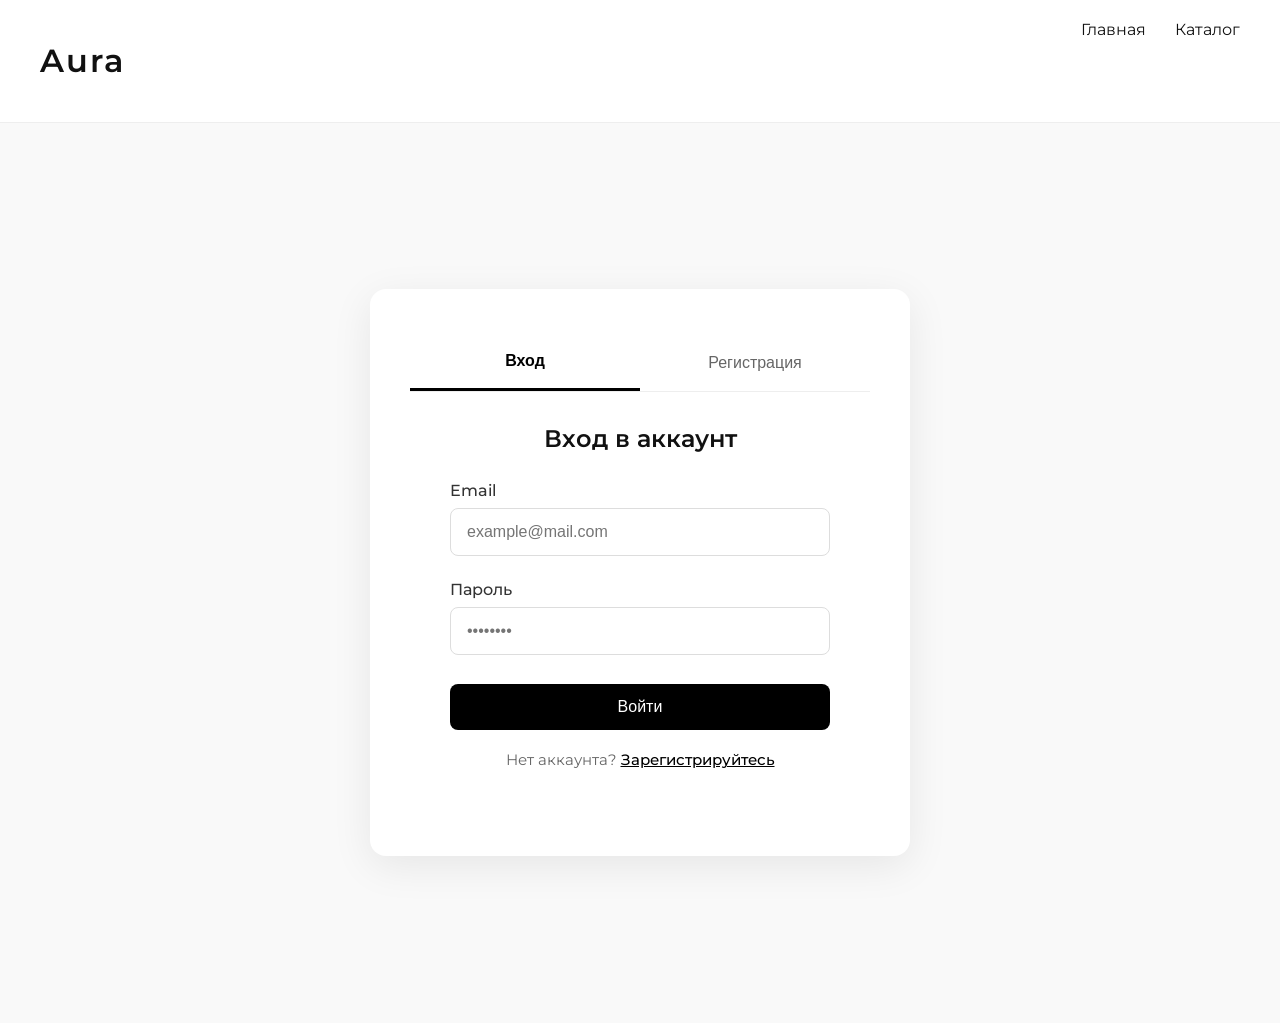
<file: account.html>
<!DOCTYPE html>
<html lang="ru">
<head>
  <meta charset="UTF-8" />
  <meta name="viewport" content="width=device-width, initial-scale=1.0"/>
  <title>Aura — Мой аккаунт</title>
  <link rel="stylesheet" href="css/style.css">
</head>
<body>

<header>
  <h1>Aura</h1>
  <nav>
    <a href="index.html">Главная</a>
    <a href="catalog.html">Каталог</a>
    <a href="cart.html">Корзина</a>
  </nav>
</header>

<main class="account-page">
  <div class="account-container">
    <div class="account-header">
      <h1>Мой аккаунт</h1>
      <button id="logout-btn" class="btn-logout">Выйти</button>
    </div>

    <section class="account-section">
      <h2>Избранное</h2>
      <div id="favorites" class="favorites-grid"></div>
    </section>

    <section class="account-section">
      <h2>История заказов</h2>
      <div id="orders" class="orders-list"></div>
    </section>

    <!-- Пустые состояния -->
    <div id="no-favorites" class="empty-state" style="display:none;">
      <p>У вас пока нет избранных товаров</p>
      <a href="catalog.html" class="btn-to-catalog">Перейти в каталог</a>
    </div>

    <div id="no-orders" class="empty-state" style="display:none;">
      <p>У вас пока нет заказов</p>
      <a href="catalog.html" class="btn-to-catalog">Начать покупки</a>
    </div>
  </div>
</main>

<!-- Модальное окно для просмотра товара из избранного -->
<div id="favoriteModal" class="modal" style="display:none;">
  <div class="modal-content">
    <button class="close" onclick="closeFavoriteModal()" aria-label="Закрыть">×</button>

    <div class="modal-body">
      <div class="modal-image-wrapper">
        <img id="favModalImage" alt="">
      </div>

      <div class="modal-info">
        <h2 id="favModalName"></h2>
        <p id="favModalBrand" class="brand"></p>
        <p id="favModalPrice" class="price"></p>

        <p><strong>Выбранный размер:</strong> <span id="favModalSize"></span></p>
        <p><strong>Выбранный цвет:</strong> <span id="favModalColor"></span></p>

        <div class="modal-actions" style="margin-top: 2rem;">
          <button id="favToCartBtn" class="btn-primary">Добавить в корзину</button>
          <button id="favRemoveBtn" class="btn-danger">Удалить из избранного</button>
        </div>
      </div>
    </div>
  </div>
</div>

<script>
// =============================================
//   Логика страницы аккаунта
// =============================================

let currentFavoriteIndex = -1; // для отслеживания, какой товар открыт в модалке

function renderAccount() {
  const favorites = JSON.parse(localStorage.getItem("favorites")) || [];
  const orders    = JSON.parse(localStorage.getItem("orders"))   || [];
  const currentUser = localStorage.getItem("currentUser");

  if (!currentUser) {
    window.location.href = "auth.html";
    return;
  }

  const favContainer   = document.getElementById("favorites");
  const ordersContainer = document.getElementById("orders");
  const noFav   = document.getElementById("no-favorites");
  const noOrders = document.getElementById("no-orders");

  // Избранное
  if (favorites.length === 0) {
    favContainer.innerHTML = "";
    noFav.style.display = "block";
  } else {
    noFav.style.display = "none";
    favContainer.innerHTML = favorites.map((item, index) => `
      <div class="favorite-item">
        <img src="${item.image}" alt="${item.name}">
        <div class="item-info">
          <h4>${item.name}</h4>
          <p class="brand">${item.brand}</p>
          <p class="price">${item.price} ₽</p>
          <p class="selected-variant">
            <small>Размер: ${item.size || "—"} • Цвет: ${item.color || "—"}</small>
          </p>
          <div class="favorite-actions">
            <button class="btn-view" onclick="openFavoriteModal(${index})">Посмотреть</button>
            <button class="btn-remove-fav" onclick="removeFromFavorites(${index})">Удалить</button>
          </div>
        </div>
      </div>
    `).join("");
  }

  // Заказы (без изменений)
  if (orders.length === 0) {
    ordersContainer.innerHTML = "";
    noOrders.style.display = "block";
  } else {
    noOrders.style.display = "none";
    ordersContainer.innerHTML = orders.map(order => `
      <div class="order-item">
        <div class="order-header">
          <span class="order-id">Заказ №${order.id || "—"}</span>
          <span class="order-date">${order.date || "—"}</span>
        </div>
        <p class="order-status">${order.status || "Обработан"}</p>
        <p class="order-total">Сумма: <strong>${order.total || "—"} ₽</strong></p>
      </div>
    `).join("");
  }
}

function openFavoriteModal(index) {
  const favorites = JSON.parse(localStorage.getItem("favorites")) || [];
  const item = favorites[index];
  if (!item) return;

  currentFavoriteIndex = index;

  document.getElementById("favModalImage").src = item.image;
  document.getElementById("favModalImage").alt = item.name;
  document.getElementById("favModalName").textContent = item.name;
  document.getElementById("favModalBrand").textContent = item.brand;
  document.getElementById("favModalPrice").textContent = `${item.price} ₽`;
  document.getElementById("favModalSize").textContent = item.size || "Не выбран";
  document.getElementById("favModalColor").textContent = item.color || "Не выбран";

  // Кнопки
  document.getElementById("favToCartBtn").onclick = () => addToCartFromFavorites(item);
  document.getElementById("favRemoveBtn").onclick = () => {
    removeFromFavorites(index);
    closeFavoriteModal();
  };

  document.getElementById("favoriteModal").style.display = "block";
}

function closeFavoriteModal() {
  document.getElementById("favoriteModal").style.display = "none";
  currentFavoriteIndex = -1;
}

function addToCartFromFavorites(item) {
  const cart = JSON.parse(localStorage.getItem("cart")) || [];
  cart.push({
    ...item,
    // размер и цвет уже сохранены в объекте избранного
  });
  localStorage.setItem("cart", JSON.stringify(cart));
  alert("Товар добавлен в корзину!");
  // можно закрыть модалку
  // closeFavoriteModal();
}

function removeFromFavorites(index) {
  let favorites = JSON.parse(localStorage.getItem("favorites")) || [];
  if (confirm("Удалить товар из избранного?")) {
    favorites.splice(index, 1);
    localStorage.setItem("favorites", JSON.stringify(favorites));
    renderAccount(); // перерисовываем список
  }
}

function logout() {
  if (confirm("Вы действительно хотите выйти?")) {
    localStorage.removeItem("currentUser");
    window.location.href = "index.html";
  }
}

// Закрытие модалки по клику вне контента
document.getElementById("favoriteModal")?.addEventListener("click", e => {
  if (e.target === document.getElementById("favoriteModal")) {
    closeFavoriteModal();
  }
});

// События
document.getElementById("logout-btn")?.addEventListener("click", logout);
document.addEventListener("DOMContentLoaded", renderAccount);
</script>
</body>
</html>
</file>
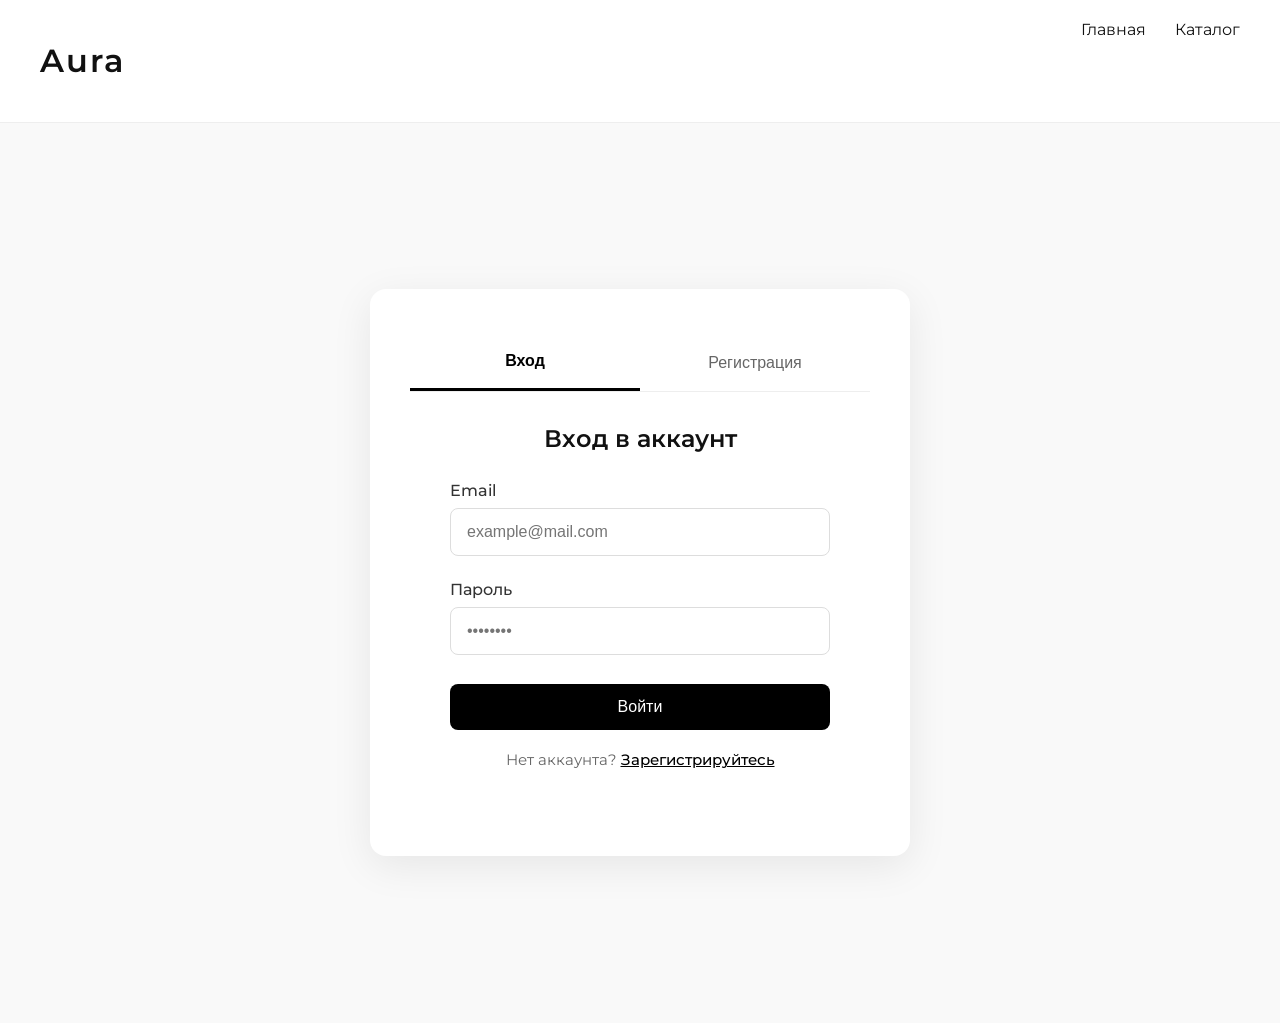
<file: admin.html>
<!DOCTYPE html>
<html lang="ru">
<head>
  <meta charset="UTF-8" />
  <meta name="viewport" content="width=device-width, initial-scale=1.0"/>
  <title>Aura — Админ-панель</title>
  <link rel="stylesheet" href="css/style.css">
  <style>
    /* Дополнительные стили только для админки (можно вынести в style.css) */
    .admin-products-table {
      width: 100%;
      border-collapse: collapse;
      margin: 1.5rem 0;
      background: white;
      border-radius: 10px;
      overflow: hidden;
      box-shadow: 0 3px 12px rgba(0,0,0,0.08);
    }

    .admin-products-table th,
    .admin-products-table td {
      padding: 12px 16px;
      text-align: left;
      border-bottom: 1px solid #eee;
    }

    .admin-products-table th {
      background: #f5f5f5;
      font-weight: 600;
    }

    .admin-products-table tr:hover {
      background: #fafafa;
    }

    .btn-small {
      padding: 6px 12px;
      font-size: 0.9rem;
      margin-right: 6px;
      border-radius: 6px;
    }

    .btn-edit   { background: #3498db; color: white; border: none; }
    .btn-delete { background: #e74c3c; color: white; border: none; }

    .form-add-product {
      background: white;
      padding: 24px;
      border-radius: 12px;
      box-shadow: 0 4px 16px rgba(0,0,0,0.07);
      margin-bottom: 2rem;
    }

    .form-row {
      display: flex;
      gap: 16px;
      margin-bottom: 16px;
      flex-wrap: wrap;
    }

    .form-row input,
    .form-row select {
      flex: 1;
      min-width: 180px;
      padding: 12px;
      border: 1px solid #ddd;
      border-radius: 6px;
    }

    .form-actions {
      text-align: right;
    }
  </style>
</head>
<body>

<header>
  <h1>Aura</h1>
  <nav>
    <a href="index.html">Главная</a>
    <a href="catalog.html">Каталог</a>
    <a href="cart.html">Корзина</a>
    <a href="#" id="logout-link">Выйти</a>
  </nav>
</header>

<main class="admin-page">
  <div class="admin-container">
    <div class="admin-header">
      <h1>Админ-панель</h1>
      <button id="logout-btn" class="btn-logout">Выйти</button>
    </div>

    <div class="stats-grid">
      <div class="stat-card">
        <div class="stat-value" id="products-count">—</div>
        <div class="stat-label">Товаров в каталоге</div>
      </div>
      <div class="stat-card">
        <div class="stat-value" id="users-count">—</div>
        <div class="stat-label">Пользователей</div>
      </div>
    </div>

    <!-- Форма добавления товара -->
    <section class="admin-section">
      <h2>Добавить новый товар</h2>
      <form id="add-product-form" class="form-add-product">
        <div class="form-row">
          <input type="text"    id="new-name"        placeholder="Название товара"        required>
          <input type="text"    id="new-brand"       placeholder="Бренд"                  required>
          <input type="number"  id="new-price"       placeholder="Цена (€)"              min="1" required>
        </div>
        <div class="form-row">
          <select id="new-category" required>
            <option value="" disabled selected>Категория</option>
            <option value="Жакеты">Жакеты</option>
            <option value="Худи">Худи</option>
            <option value="Пальто">Пальто</option>
            <option value="Рубашки">Рубашки</option>
            <option value="Платья">Платья</option>
            <option value="Брюки">Брюки</option>
            <option value="Юбки">Юбки</option>
            <option value="Футболки">Футболки</option>
            <option value="Свитеры">Свитеры</option>
            <option value="Джинсы">Джинсы</option>
          </select>
          <input type="url"     id="new-image"       placeholder="Ссылка на изображение[](https://...)" required>
        </div>
        <div class="form-row">
          <input type="text"    id="new-sizes"       placeholder="Размеры через запятую (S,M,L,XL)" required>
          <input type="text"    id="new-colors"      placeholder="Цвета через запятую (black,white,gray)" required>
        </div>
        <div class="form-actions">
          <button type="submit" class="btn-primary">Добавить товар</button>
        </div>
      </form>
    </section>

    <!-- Список товаров -->
    <section class="admin-section">
      <h2>Товары каталога</h2>
      <table class="admin-products-table">
        <thead>
          <tr>
            <th>ID</th>
            <th>Название</th>
            <th>Бренд</th>
            <th>Категория</th>
            <th>Цена</th>
            <th>Действия</th>
          </tr>
        </thead>
        <tbody id="products-table-body"></tbody>
      </table>
    </section>
  </div>
</main>

<script>
// =============================================
//   Админ-панель — управление товарами
// =============================================

let products = [];

document.addEventListener("DOMContentLoaded", () => {
  const currentUser = localStorage.getItem("currentUser");
  if (!currentUser) {
    localStorage.setItem("loginRedirect", "admin.html");
    window.location.href = "auth.html";
    return;
  }

  loadProducts();
  renderStats();
  renderProductsTable();

  // Выход
  document.getElementById("logout-btn").onclick = logout;
  document.getElementById("logout-link").onclick = (e) => {
    e.preventDefault();
    logout();
  };

  // Добавление товара
  document.getElementById("add-product-form").onsubmit = function(e) {
    e.preventDefault();
    addNewProduct();
  };
});

function loadProducts() {
  // Пытаемся взять из localStorage
  const saved = localStorage.getItem("products");
  if (saved) {
    products = JSON.parse(saved);
  } else {
    // Если нет — пробуем взять из глобальной переменной (data.js) или пустой массив
    products = window.products || [];
    if (products.length > 0) {
      saveProducts();
    }
  }
}

function saveProducts() {
  localStorage.setItem("products", JSON.stringify(products));
}

function renderStats() {
  document.getElementById("products-count").textContent = products.length;
  const users = JSON.parse(localStorage.getItem("users")) || [];
  document.getElementById("users-count").textContent = users.length;
}

function renderProductsTable() {
  const tbody = document.getElementById("products-table-body");
  tbody.innerHTML = "";

  products.forEach((p, index) => {
    const tr = document.createElement("tr");
    tr.innerHTML = `
      <td>${p.id}</td>
      <td>${p.name}</td>
      <td>${p.brand}</td>
      <td>${p.category}</td>
      <td>${p.price} руб.</td>
      <td>
        <button class="btn-small btn-edit" onclick="editProduct(${index})">Редакт.</button>
        <button class="btn-small btn-delete" onclick="deleteProduct(${index})">Удалить</button>
      </td>
    `;
    tbody.appendChild(tr);
  });
}

function addNewProduct() {
  const name     = document.getElementById("new-name").value.trim();
  const brand    = document.getElementById("new-brand").value.trim();
  const price    = Number(document.getElementById("new-price").value);
  const category = document.getElementById("new-category").value;
  const image    = document.getElementById("new-image").value.trim();
  const sizesStr = document.getElementById("new-sizes").value.trim();
  const colorsStr= document.getElementById("new-colors").value.trim();

  if (!name || !brand || !price || !category || !image || !sizesStr || !colorsStr) {
    alert("Заполните все поля!");
    return;
  }

  const newId = products.length ? Math.max(...products.map(p => p.id)) + 1 : 1;

  const newProduct = {
    id: newId,
    name,
    brand,
    category,
    price,
    image,
    sizes: sizesStr.split(",").map(s => s.trim()),
    colors: colorsStr.split(",").map(c => c.trim()),
  };

  products.push(newProduct);
  saveProducts();
  renderProductsTable();
  renderStats();

  // Очистка формы
  document.getElementById("add-product-form").reset();
  alert("Товар добавлен!");
}

function deleteProduct(index) {
  if (!confirm("Удалить товар?")) return;
  products.splice(index, 1);
  saveProducts();
  renderProductsTable();
  renderStats();
}

function editProduct(index) {
  const p = products[index];
  const newName     = prompt("Новое название:", p.name);
  const newPrice    = prompt("Новая цена:", p.price);
  const newCategory = prompt("Новая категория:", p.category);

  if (newName && newPrice && newCategory) {
    products[index].name     = newName.trim();
    products[index].price    = Number(newPrice);
    products[index].category = newCategory.trim();
    saveProducts();
    renderProductsTable();
    renderStats();
  }
}

function logout() {
  if (confirm("Выйти из аккаунта?")) {
    localStorage.removeItem("currentUser");
    window.location.href = "index.html";
  }
}
</script>
</body>
</html>
</file>
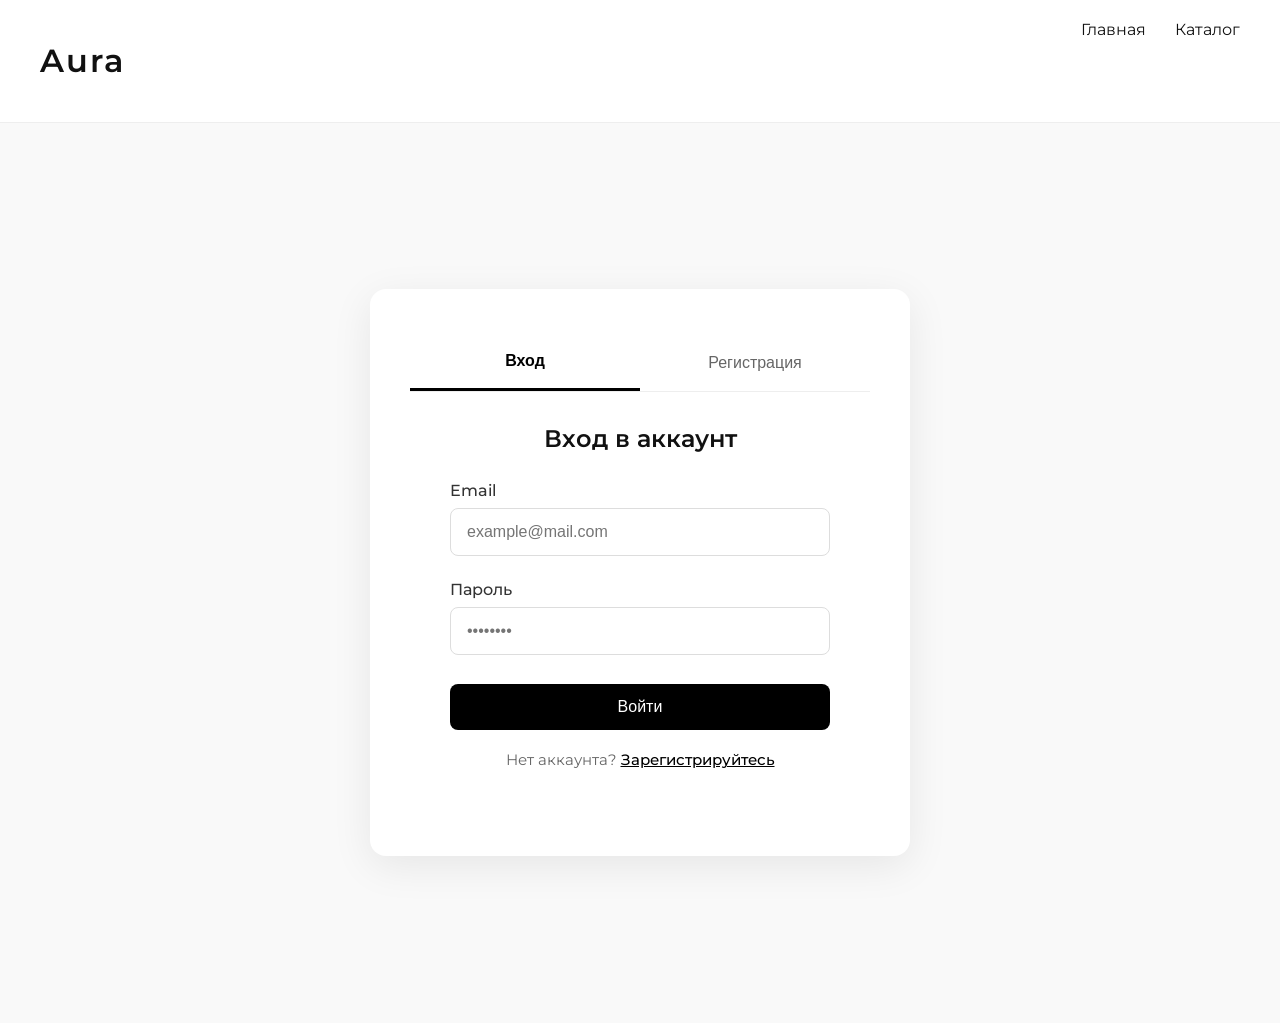
<file: auth.html>
<!DOCTYPE html>
<html lang="ru">
<head>
  <meta charset="UTF-8" />
  <meta name="viewport" content="width=device-width, initial-scale=1.0"/>
  <title>Aura — Вход / Регистрация</title>
  <link rel="stylesheet" href="css/style.css">
</head>
<body>

<header>
  <h1>Aura</h1>
  <nav>
    <a href="index.html">Главная</a>
    <a href="catalog.html">Каталог</a>
  </nav>
</header>

<div class="auth-wrapper">
  <div class="auth-container">
    <div class="auth-tabs">
      <button class="tab-btn active" data-tab="login">Вход</button>
      <button class="tab-btn" data-tab="register">Регистрация</button>
    </div>

    <!-- Форма входа -->
    <form id="login-form" class="auth-form active">
      <h2>Вход в аккаунт</h2>
      <div class="form-group">
        <label for="login-email">Email</label>
        <input type="email" id="login-email" placeholder="example@mail.com" required>
      </div>
      <div class="form-group">
        <label for="login-password">Пароль</label>
        <input type="password" id="login-password" placeholder="••••••••" required>
      </div>
      <button type="button" onclick="login()" class="btn-primary">Войти</button>
      <p class="switch-link">Нет аккаунта? <span onclick="switchTab('register')">Зарегистрируйтесь</span></p>
    </form>

    <!-- Форма регистрации -->
    <form id="register-form" class="auth-form">
      <h2>Создать аккаунт</h2>
      <div class="form-group">
        <label for="reg-email">Email</label>
        <input type="email" id="reg-email" placeholder="example@mail.com" required>
      </div>
      <div class="form-group">
        <label for="reg-password">Пароль</label>
        <input type="password" id="reg-password" placeholder="Минимум 6 символов" required>
      </div>
      <div class="form-group">
        <label for="reg-password-confirm">Повторите пароль</label>
        <input type="password" id="reg-password-confirm" placeholder="••••••••" required>
      </div>
      <button type="button" onclick="register()" class="btn-primary">Зарегистрироваться</button>
      <p class="switch-link">Уже есть аккаунт? <span onclick="switchTab('login')">Войдите</span></p>
    </form>
  </div>
</div>

<script src="js/auth.js"></script>

</body>
</html>
</file>
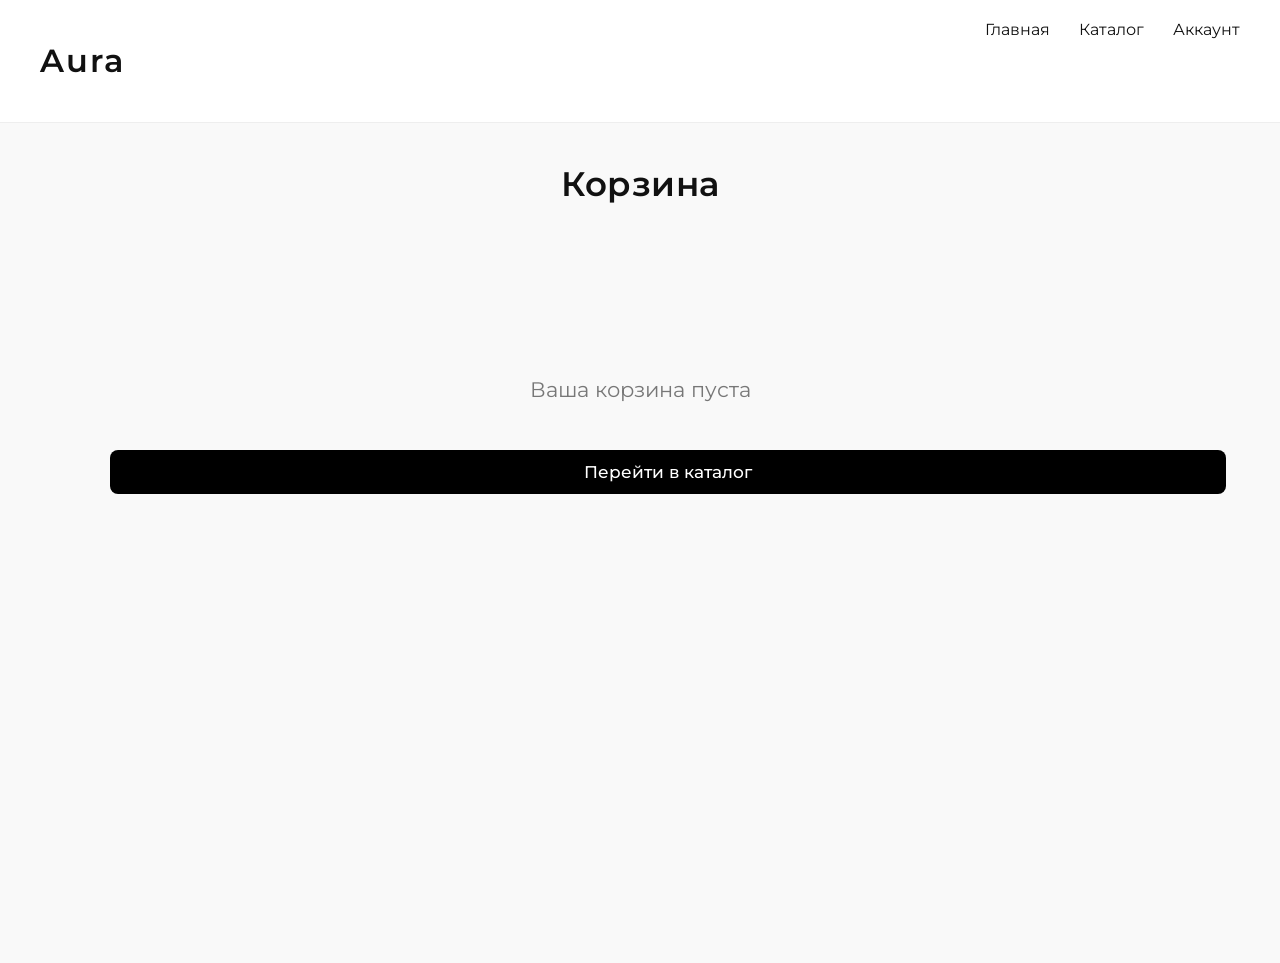
<file: cart.html>
<!DOCTYPE html>
<html lang="ru">
<head>
  <meta charset="UTF-8" />
  <meta name="viewport" content="width=device-width, initial-scale=1.0"/>
  <title>Aura — Корзина</title>
  <link rel="stylesheet" href="css/style.css">
</head>
<body>

<header>
  <h1>Aura</h1>
  <nav>
    <a href="index.html">Главная</a>
    <a href="catalog.html">Каталог</a>
    <a href="account.html">Аккаунт</a>
  </nav>
</header>

<main class="cart-page">
  <div class="cart-container">
    <h1>Корзина</h1>

    <div id="cart-items" class="cart-items"></div>

    <div class="cart-summary" id="cart-summary" style="display:none;">
      <div class="summary-row">
        <span>Итого товаров:</span>
        <span id="items-count">0</span>
      </div>
      <div class="summary-row total">
        <span>К оплате:</span>
        <span id="total">0 €</span>
      </div>
      <a href="checkout.html" class="btn-checkout">Перейти к оформлению</a>
    </div>

    <div id="empty-cart" class="empty-cart-message" style="display:none;">
      <p>Ваша корзина пуста</p>
      <a href="catalog.html" class="btn-to-catalog">Перейти в каталог</a>
    </div>
  </div>
</main>

<script src="js/main.js"></script>
<script>

function renderCart() {
  const cart = JSON.parse(localStorage.getItem("cart")) || [];
  const itemsContainer = document.getElementById("cart-items");
  const summary = document.getElementById("cart-summary");
  const emptyMessage = document.getElementById("empty-cart");
  const totalEl = document.getElementById("total");
  const countEl = document.getElementById("items-count");

  if (cart.length === 0) {
    itemsContainer.innerHTML = "";
    summary.style.display = "none";
    emptyMessage.style.display = "block";
    return;
  }

  emptyMessage.style.display = "none";
  summary.style.display = "block";

  let html = "";
  let total = 0;
  let count = cart.length;

  cart.forEach((item, index) => {
    total += Number(item.price) || 0;

    html += `
      <div class="cart-item">
        <div class="item-image">
          <img src="${item.image}" alt="${item.name}">
        </div>
        <div class="item-info">
          <h3>${item.name}</h3>
          <p class="brand">${item.brand}</p>
          <p class="variant">Размер: <strong>${item.size}</strong> • Цвет: <strong>${item.color}</strong></p>
          <p class="price">${item.price} руб.</p>
        </div>
        <button class="btn-remove" onclick="removeFromCart(${index})" title="Удалить товар">×</button>
      </div>
    `;
  });

  itemsContainer.innerHTML = html;
  totalEl.textContent = total.toFixed(2) + " руб.";
  countEl.textContent = count;
}

function removeFromCart(index) {
  let cart = JSON.parse(localStorage.getItem("cart")) || [];
  cart.splice(index, 1);
  localStorage.setItem("cart", JSON.stringify(cart));
  renderCart();
}

// Инициализация
document.addEventListener("DOMContentLoaded", renderCart);
</script>
</body>
</html>
</file>
<file: css/style.css>
@import url('https://fonts.googleapis.com/css2?family=Montserrat:wght@300;400;600&display=swap');

body {
  margin: 0;
  font-family: 'Montserrat', sans-serif;
  background: #f9f9f9;
  color: #111;
}

header {
  display: flex;
  justify-content: space-between;
  padding: 20px 40px;
  background: white;
  border-bottom: 1px solid #eee;
  position: sticky;
  top: 0;
}

header h1 {
  font-weight: 600;
  letter-spacing: 2px;
}

nav a {
  margin-left: 25px;
  text-decoration: none;
  color: #111;
  font-weight: 400;
  transition: 0.3s;
}

nav a:hover {
  opacity: 0.6;
}

.container {
  padding: 40px;
}

.products-grid {
  display: grid;
  grid-template-columns: repeat(auto-fill, minmax(240px, 1fr));
  gap: 30px;
}

.product {
  background: white;
  padding: 20px;
  transition: 0.3s;
  cursor: pointer;
}

.product:hover {
  transform: translateY(-5px);
  box-shadow: 0 10px 30px rgba(0,0,0,0.08);
}

.product img {
  width: 100%;
  height: 320px;
  object-fit: cover;
}

.product h3 {
  font-size: 16px;
  margin: 10px 0 5px;
}

.price {
  font-weight: 600;
  margin-bottom: 10px;
}

button {
  background: black;
  color: white;
  border: none;
  padding: 10px;
  width: 100%;
  margin-top: 5px;
  cursor: pointer;
  transition: 0.3s;
}

button:hover {
  background: #333;
}

.filters {
  margin-bottom: 30px;
  display: flex;
  gap: 20px;
  flex-wrap: wrap;
}

input, select {
  padding: 10px;
  border: 1px solid #ddd;
  width: 200px;
}

.auth-container {
  max-width: 400px;
  margin: 80px auto;
  background: white;
  padding: 40px;
  box-shadow: 0 10px 30px rgba(0,0,0,0.05);
}

.auth-wrapper {
  min-height: calc(100vh - 80px);
  display: flex;
  align-items: center;
  justify-content: center;
  padding: 40px 20px;
  background: #f9f9f9;
}

.auth-container {
  background: white;
  border-radius: 16px;
  box-shadow: 0 10px 40px rgba(0,0,0,0.08);
  width: 100%;
  max-width: 460px;
  overflow: hidden;
}

.auth-tabs {
  display: flex;
  border-bottom: 1px solid #eee;
}

.tab-btn {
  flex: 1;
  padding: 18px;
  background: none;
  border: none;
  font-size: 16px;
  font-weight: 500;
  color: #666;
  cursor: pointer;
  transition: all 0.2s;
}

.tab-btn.active {
  color: #000;
  border-bottom: 3px solid #000;
  font-weight: 600;
}

.auth-form {
  padding: 32px 40px;
  display: none;
}

.auth-form.active {
  display: block;
}

.auth-form h2 {
  text-align: center;
  margin: 0 0 28px;
  font-size: 24px;
  font-weight: 600;
}

.form-group {
  margin-bottom: 20px;
}

.form-group label {
  display: block;
  margin-bottom: 8px;
  font-weight: 500;
  color: #333;
}

.form-group input {
  width: 100%;
  padding: 14px 16px;
  border: 1px solid #ddd;
  border-radius: 8px;
  font-size: 16px;
  box-sizing: border-box;
}

.form-group input:focus {
  outline: none;
  border-color: #000;
  box-shadow: 0 0 0 3px rgba(0,0,0,0.08);
}

.btn-primary {
  width: 100%;
  padding: 14px;
  background: #000;
  color: white;
  border: none;
  border-radius: 8px;
  font-size: 16px;
  font-weight: 500;
  cursor: pointer;
  transition: background 0.2s;
}

.btn-primary:hover {
  background: #222;
}

.switch-link {
  text-align: center;
  margin-top: 20px;
  color: #666;
  font-size: 15px;
}

.switch-link span {
  color: #000;
  font-weight: 500;
  cursor: pointer;
  text-decoration: underline;
}

/* ==========================================================================
   Стили для страницы корзины
   ========================================================================== */

   .cart-page {
    padding: 40px 20px;
    min-height: calc(100vh - 140px);
    background: #f9f9f9;
  }
  
  .cart-container {
    max-width: 1100px;
    margin: 0 auto;
  }
  
  .cart-container h1 {
    font-size: 2.1rem;
    margin: 0 0 2rem;
    text-align: center;
    font-weight: 600;
    letter-spacing: 0.4px;
  }
  
  .cart-items {
    display: flex;
    flex-direction: column;
    gap: 16px;
    margin-bottom: 2.5rem;
  }
  
  .cart-item {
    display: flex;
    align-items: center;
    gap: 24px;
    background: white;
    border-radius: 12px;
    padding: 16px 20px;
    box-shadow: 0 3px 12px rgba(0,0,0,0.06);
    transition: all 0.18s ease;
    position: relative;
  }
  
  .cart-item:hover {
    box-shadow: 0 8px 24px rgba(0,0,0,0.1);
    transform: translateY(-2px);
  }
  
  .item-image img {
    width: 110px;
    height: 140px;
    object-fit: cover;
    border-radius: 8px;
  }
  
  .item-info {
    flex: 1;
  }
  
  .item-info h3 {
    margin: 0 0 6px;
    font-size: 1.15rem;
    font-weight: 500;
  }
  
  .item-info .brand {
    color: #555;
    font-size: 0.95rem;
    margin: 0 0 8px;
  }
  
  .item-info .variant {
    color: #666;
    font-size: 0.94rem;
    margin: 0 0 10px;
  }
  
  .item-info .price {
    font-size: 1.22rem;
    font-weight: 700;
    color: #000;
  }
  
  .btn-remove {
    background: none;
    border: none;
    font-size: 1.8rem;
    color: #999;
    cursor: pointer;
    width: 40px;
    height: 40px;
    display: flex;
    align-items: center;
    justify-content: center;
    border-radius: 50%;
    transition: all 0.2s;
  }
  
  .btn-remove:hover {
    color: #e74c3c;
    background: #fff0f0;
  }
  
  .cart-summary {
    background: white;
    border-radius: 12px;
    padding: 24px 28px;
    box-shadow: 0 4px 16px rgba(0,0,0,0.07);
    max-width: 420px;
    margin-left: auto;
  }
  
  .summary-row {
    display: flex;
    justify-content: space-between;
    font-size: 1.05rem;
    margin-bottom: 12px;
    color: #444;
  }
  
  .summary-row.total {
    font-size: 1.35rem;
    font-weight: 700;
    color: #000;
    border-top: 1px solid #eee;
    padding-top: 16px;
    margin-top: 12px;
  }
  
  .btn-checkout,
  .btn-to-catalog {
    display: block;
    width: 100%;
    padding: 14px;
    margin-top: 1.2rem;
    background: #000;
    color: white;
    border: none;
    border-radius: 8px;
    font-size: 1.05rem;
    font-weight: 500;
    text-align: center;
    text-decoration: none;
    transition: background 0.2s;
  }
  
  .btn-checkout:hover,
  .btn-to-catalog:hover {
    background: #222;
  }
  
  .empty-cart-message {
    text-align: center;
    padding: 80px 20px;
    color: #777;
  }
  
  .empty-cart-message p {
    font-size: 1.3rem;
    margin-bottom: 1.8rem;
  }
  
  /* Мобильная адаптация */
  @media (max-width: 768px) {
    .cart-item {
      flex-direction: column;
      align-items: flex-start;
      gap: 16px;
      padding: 16px;
    }
  
    .item-image img {
      width: 100%;
      height: auto;
      max-height: 220px;
    }
  
    .cart-summary {
      max-width: 100%;
    }
  }

  /* ==========================================================================
   Стили страницы "Мой аккаунт"
   ========================================================================== */

.account-page {
  padding: 40px 20px;
  background: #f9f9f9;
  min-height: calc(100vh - 80px);
}

.account-container {
  max-width: 1100px;
  margin: 0 auto;
}

.account-header {
  display: flex;
  justify-content: space-between;
  align-items: center;
  margin-bottom: 2.5rem;
  flex-wrap: wrap;
  gap: 20px;
}

.account-header h1 {
  margin: 0;
  font-size: 2.2rem;
  font-weight: 600;
}

.btn-logout {
  background: #e74c3c;
  color: white;
  border: none;
  padding: 10px 24px;
  border-radius: 8px;
  font-size: 1rem;
  font-weight: 500;
  cursor: pointer;
  transition: background 0.2s;
}

.btn-logout:hover {
  background: #c0392b;
}

.account-section {
  margin-bottom: 3rem;
}

.account-section h2 {
  font-size: 1.55rem;
  margin: 0 0 1.4rem;
  font-weight: 600;
  color: #222;
}

/* Избранное — карточки */
.favorites-grid {
  display: grid;
  grid-template-columns: repeat(auto-fill, minmax(240px, 1fr));
  gap: 20px;
}

.favorite-item {
  background: white;
  border-radius: 12px;
  overflow: hidden;
  box-shadow: 0 3px 12px rgba(0,0,0,0.06);
  transition: all 0.18s;
}

.favorite-item:hover {
  transform: translateY(-4px);
  box-shadow: 0 8px 24px rgba(0,0,0,0.12);
}

.favorite-item img {
  width: 100%;
  height: 280px;
  object-fit: cover;
}

.favorite-item .item-info {
  padding: 14px 16px;
}

.favorite-item h4 {
  margin: 0 0 6px;
  font-size: 1.05rem;
  font-weight: 500;
}

.favorite-item .brand {
  color: #666;
  font-size: 0.92rem;
  margin: 0 0 8px;
}

.favorite-item .price {
  font-size: 1.15rem;
  font-weight: 700;
  margin: 0 0 10px;
}

.favorite-item .view-product {
  color: #000;
  font-weight: 500;
  text-decoration: underline;
  font-size: 0.95rem;
}

/* История заказов */
.orders-list {
  display: flex;
  flex-direction: column;
  gap: 16px;
}

.order-item {
  background: white;
  border-radius: 10px;
  padding: 20px;
  box-shadow: 0 2px 10px rgba(0,0,0,0.05);
}

.order-header {
  display: flex;
  justify-content: space-between;
  align-items: center;
  margin-bottom: 12px;
  flex-wrap: wrap;
  gap: 12px;
}

.order-id {
  font-weight: 600;
  font-size: 1.1rem;
}

.order-date {
  color: #555;
  font-size: 0.95rem;
}

.order-status {
  color: #27ae60;
  font-weight: 500;
  margin: 0 0 8px;
}

.order-total {
  margin: 0;
  font-size: 1.05rem;
}

/* Пустые состояния */
.empty-state {
  text-align: center;
  padding: 80px 20px;
  color: #777;
}

.empty-state p {
  font-size: 1.25rem;
  margin-bottom: 1.6rem;
}

.btn-to-catalog {
  display: inline-block;
  padding: 12px 28px;
  background: #000;
  color: white;
  border-radius: 8px;
  text-decoration: none;
  font-weight: 500;
  transition: background 0.2s;
}

.btn-to-catalog:hover {
  background: #222;
}

/* Мобильная адаптация */
@media (max-width: 768px) {
  .account-header {
    flex-direction: column;
    align-items: flex-start;
  }
  
  .favorites-grid {
    grid-template-columns: repeat(auto-fill, minmax(200px, 1fr));
  }
}

/* ── Каталог ── */
.catalog-page {
  padding: 40px 20px;
  background: #f9f9f9;
}

.container h1 {
  font-size: 2.2rem;
  text-align: center;
  margin: 0 0 2rem;
  font-weight: 600;
}

.filters {
  display: flex;
  flex-wrap: wrap;
  gap: 16px;
  margin-bottom: 2.5rem;
  justify-content: center;
}

.filters select,
.filters input[type="number"],
.filters button {
  padding: 12px 16px;
  font-size: 1rem;
  border: 1px solid #ddd;
  border-radius: 8px;
  min-width: 160px;
}

.filters button {
  background: #000;
  color: white;
  border: none;
  cursor: pointer;
  transition: background 0.2s;
}

.filters button:hover {
  background: #222;
}

/* ── Модальное окно ── */
.modal {
  display: none;
  position: fixed;
  inset: 0;
  background: rgba(0,0,0,0.65);
  z-index: 2000;
  align-items: center;
  justify-content: center;
  backdrop-filter: blur(3px);
}

.modal-content {
  background: white;
  border-radius: 16px;
  width: 92%;
  max-width: 920px;
  max-height: 90vh;
  overflow-y: auto;
  box-shadow: 0 20px 60px rgba(0,0,0,0.28);
  position: relative;
}

.close {
  position: absolute;
  top: 16px;
  right: 20px;
  font-size: 2.4rem;
  color: #444;
  background: none;
  border: none;
  cursor: pointer;
  line-height: 1;
  z-index: 10;
}

.close:hover {
  color: #000;
}

.modal-body {
  display: flex;
  gap: 36px;
  padding: 40px;
}

.modal-left {
  flex: 0 0 45%;
}

.modal-left img {
  width: 100%;
  height: auto;
  max-height: 580px;
  object-fit: contain;
  border-radius: 10px;
}

.modal-right {
  flex: 1;
  display: flex;
  flex-direction: column;
}

.modal-right h2 {
  margin: 0 0 0.6rem;
  font-size: 1.9rem;
  font-weight: 600;
}

.modal-right .brand {
  color: #666;
  font-size: 1.08rem;
  margin: 0 0 1.2rem;
}

.modal-right .price {
  font-size: 2rem;
  font-weight: 700;
  color: #c00;
  margin: 0 0 1.8rem;
}

.form-group {
  margin-bottom: 1.5rem;
}

.form-group label {
  display: block;
  margin-bottom: 0.5rem;
  font-weight: 500;
  font-size: 1rem;
}

.form-group select {
  width: 100%;
  padding: 12px 16px;
  font-size: 1rem;
  border: 1px solid #ccc;
  border-radius: 8px;
  background: white;
}

.modal-buttons {
  margin-top: 1.8rem;
  display: flex;
  gap: 16px;
}

.btn-add-to-cart,
.btn-add-to-fav {
  flex: 1;
  padding: 14px 20px;
  font-size: 1.05rem;
  font-weight: 500;
  border-radius: 8px;
  cursor: pointer;
  transition: all 0.2s;
}

.btn-add-to-cart {
  background: #000;
  color: white;
  border: none;
}

.btn-add-to-cart:hover {
  background: #111;
}

.btn-add-to-fav {
  background: #f8f8f8;
  color: #000;
  border: 1px solid #ddd;
}

.btn-add-to-fav:hover {
  background: #eee;
}

/* Мобильная версия модалки */
@media (max-width: 768px) {
  .modal-body {
    flex-direction: column;
    padding: 24px;
    gap: 28px;
  }
  .modal-left {
    flex: 0 0 auto;
  }
  .modal-left img {
    max-height: 420px;
  }
}

/* ==========================================================================
   Стили админ-панели
   ========================================================================== */

   .admin-page {
    padding: 40px 20px;
    background: #f9f9f9;
    min-height: calc(100vh - 80px);
  }
  
  .admin-container {
    max-width: 1200px;
    margin: 0 auto;
  }
  
  .admin-header {
    display: flex;
    justify-content: space-between;
    align-items: center;
    margin-bottom: 2.5rem;
    flex-wrap: wrap;
    gap: 20px;
  }
  
  .admin-header h1 {
    margin: 0;
    font-size: 2.3rem;
    font-weight: 600;
  }
  
  .btn-logout {
    background: #e74c3c;
    color: white;
    border: none;
    padding: 10px 26px;
    border-radius: 8px;
    font-size: 1.05rem;
    font-weight: 500;
    cursor: pointer;
    transition: background 0.2s;
  }
  
  .btn-logout:hover {
    background: #c0392b;
  }
  
  .stats-grid {
    display: grid;
    grid-template-columns: repeat(auto-fit, minmax(260px, 1fr));
    gap: 20px;
    margin-bottom: 3rem;
  }
  
  .stat-card {
    background: white;
    border-radius: 12px;
    padding: 28px 24px;
    text-align: center;
    box-shadow: 0 4px 16px rgba(0,0,0,0.06);
  }
  
  .stat-value {
    font-size: 2.8rem;
    font-weight: 700;
    color: #000;
    margin-bottom: 8px;
  }
  
  .stat-label {
    color: #555;
    font-size: 1.05rem;
  }
  
  .admin-section {
    margin-bottom: 3rem;
  }
  
  .admin-section h2 {
    font-size: 1.6rem;
    margin: 0 0 1.4rem;
    font-weight: 600;
  }
  
  .admin-actions {
    display: grid;
    grid-template-columns: repeat(auto-fit, minmax(220px, 1fr));
    gap: 16px;
  }
  
  .admin-btn {
    padding: 16px;
    background: #000;
    color: white;
    border: none;
    border-radius: 10px;
    font-size: 1.05rem;
    font-weight: 500;
    cursor: pointer;
    transition: all 0.2s;
  }
  
  .admin-btn:hover:not(:disabled) {
    background: #111;
    transform: translateY(-2px);
  }
  
  .admin-btn:disabled {
    background: #ccc;
    cursor: not-allowed;
  }
  
  .admin-btn.danger {
    background: #e74c3c;
  }
  
  .admin-btn.danger:hover:not(:disabled) {
    background: #c0392b;
  }
  
  .note {
    margin-top: 1.2rem;
    color: #777;
    font-size: 0.95rem;
    text-align: center;
  }
  
  .admin-message {
    padding: 20px;
    background: #fff3cd;
    border: 1px solid #ffeeba;
    border-radius: 8px;
    color: #856404;
  }

  .favorite-item .selected-variant {
    color: #555;
    font-size: 0.9rem;
    margin: 8px 0 12px;
  }
  
  .favorite-actions {
    display: flex;
    gap: 10px;
    margin-top: 12px;
  }
  
  .btn-view {
    background: #000;
    color: white;
    border: none;
    padding: 8px 14px;
    border-radius: 6px;
    cursor: pointer;
    font-size: 0.9rem;
  }
  
  .btn-remove-fav {
    background: #f44336;
    color: white;
    border: none;
    padding: 8px 14px;
    border-radius: 6px;
    cursor: pointer;
    font-size: 0.9rem;
  }
  
  .btn-danger {
    background: #e74c3c !important;
    color: white !important;
  }
  
  .btn-danger:hover {
    background: #c0392b !important;
  }
</file>
